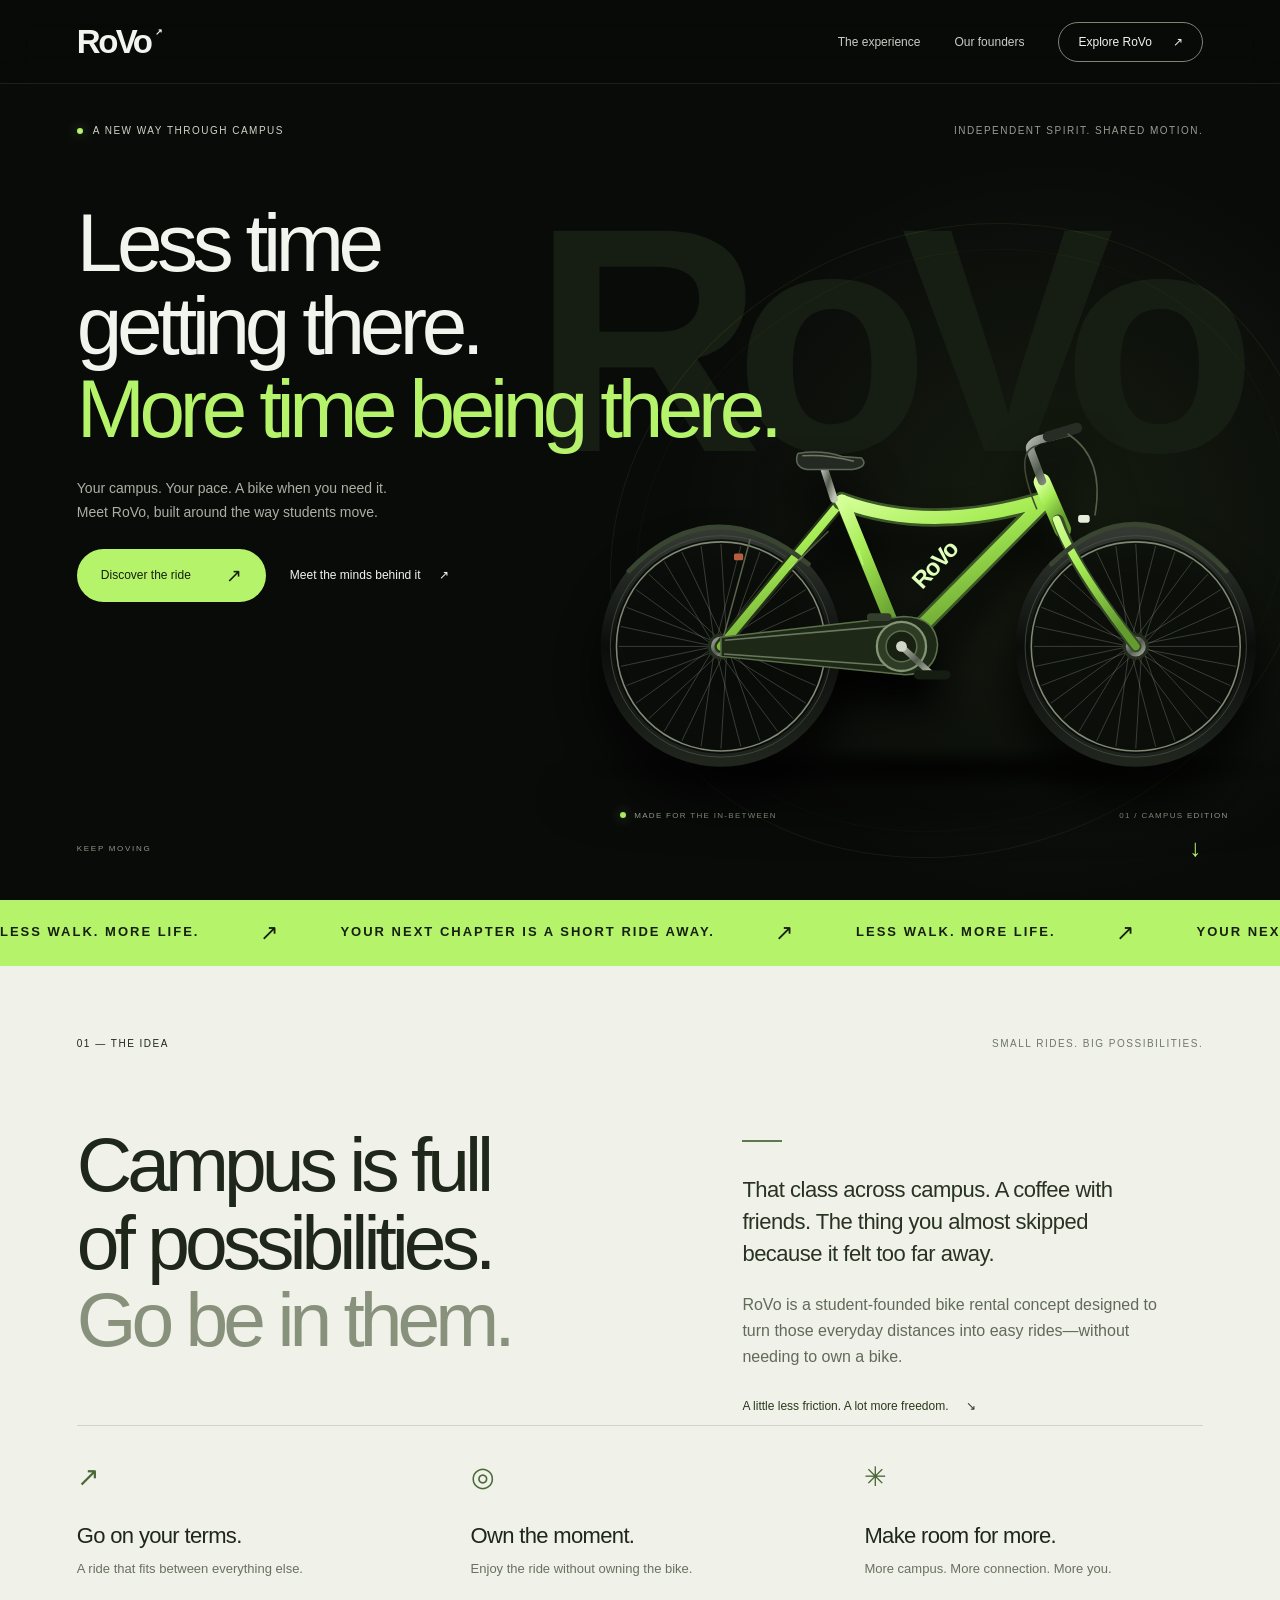
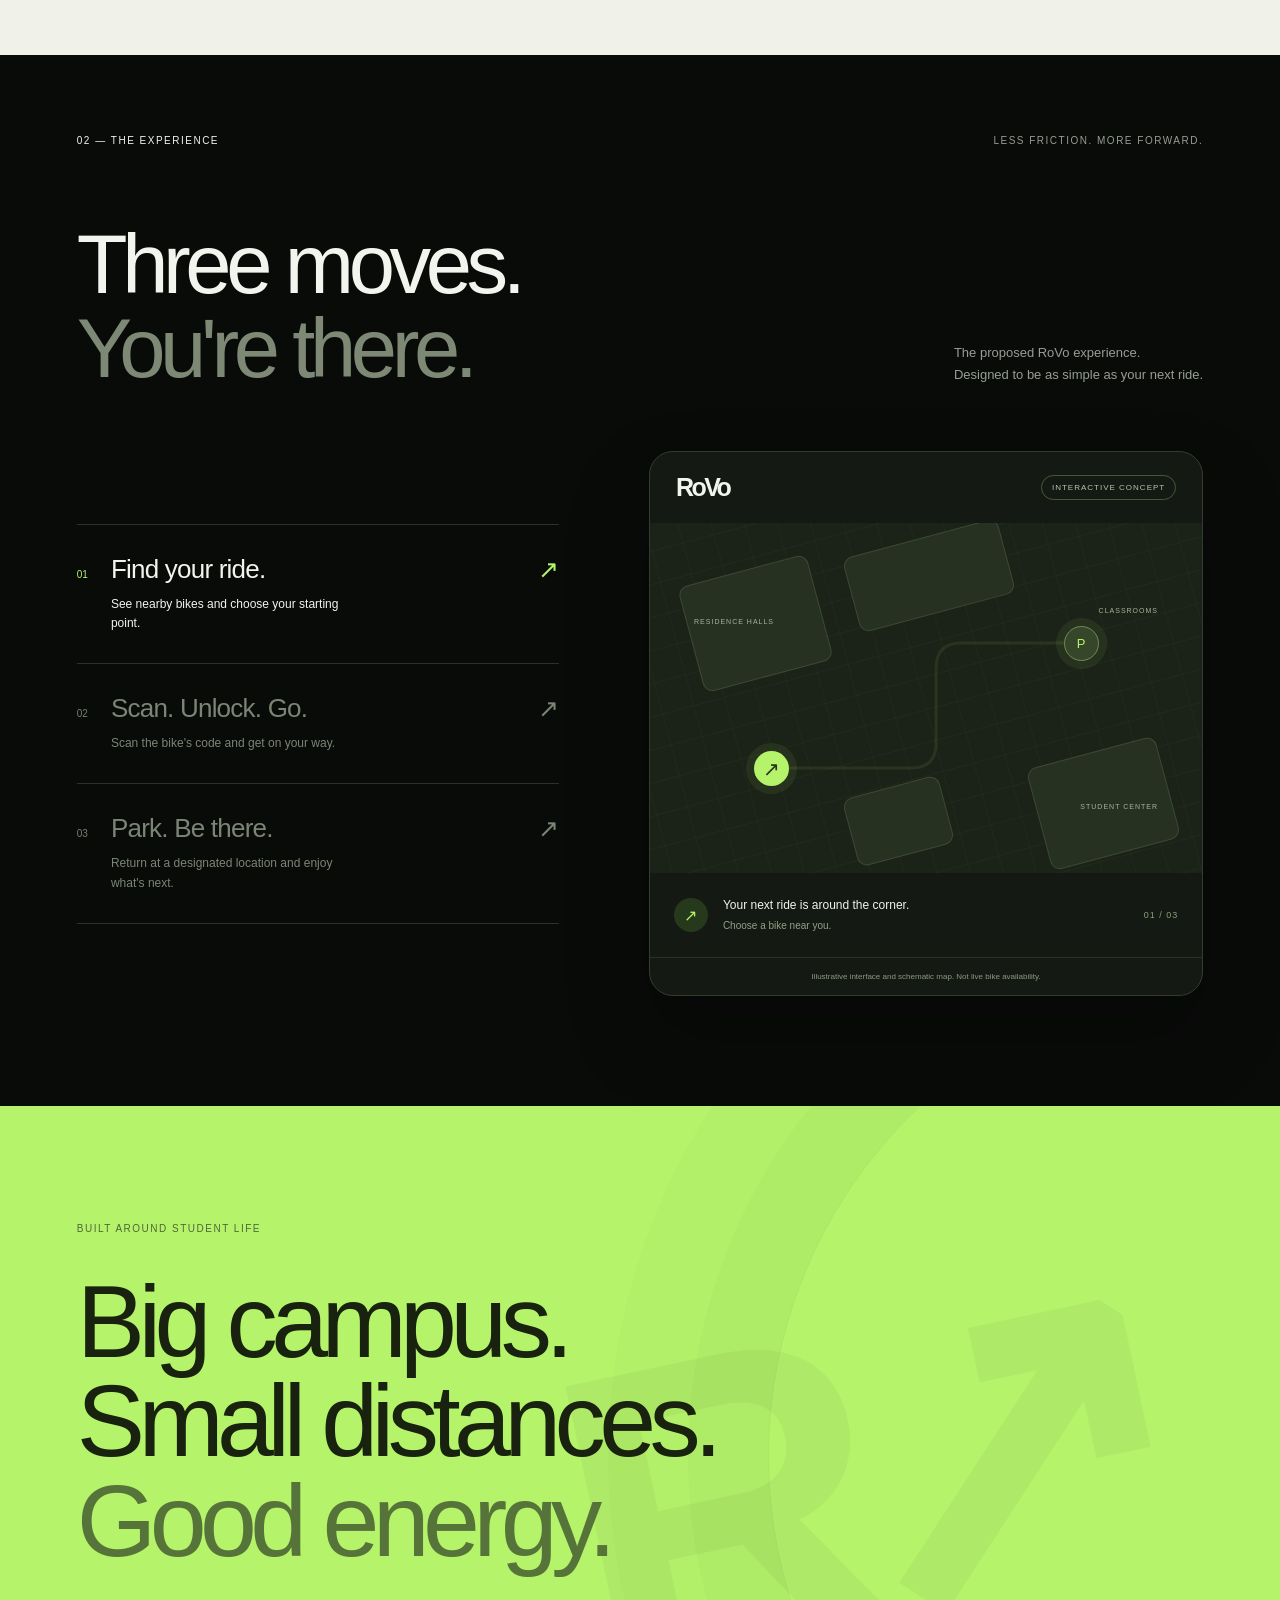
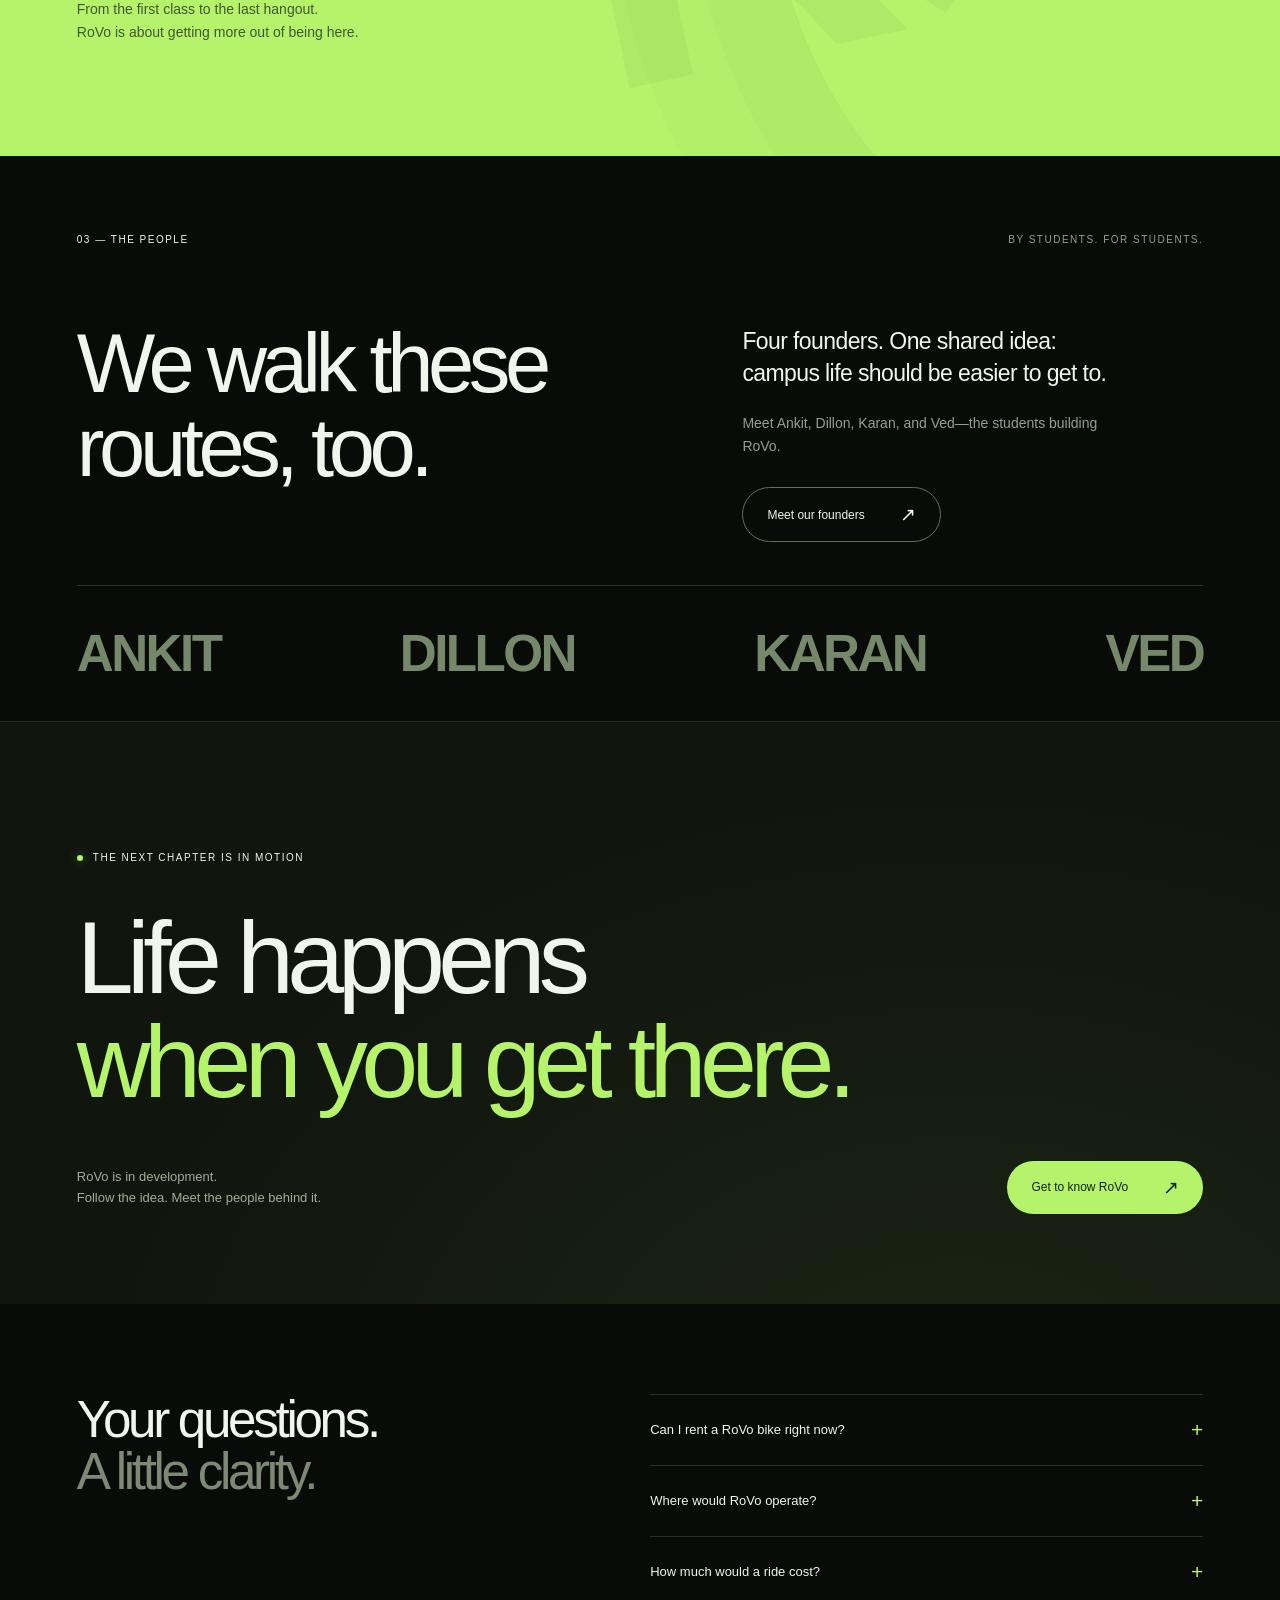
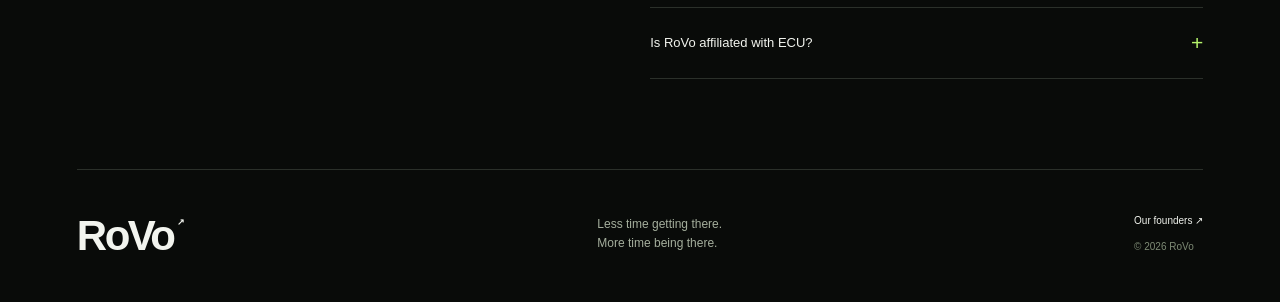
<file: index.html>
<!doctype html>
<html lang="en">
<head>
  <meta charset="utf-8"><meta name="viewport" content="width=device-width, initial-scale=1">
  <meta name="theme-color" content="#090b09">
  <meta name="description" content="RoVo is a student-founded bike rental concept for campus life. Less time getting there. More time being there.">
  <title>RoVo — More time being there.</title>
  <link rel="icon" href="assets/icon.svg" type="image/svg+xml">
  <link rel="stylesheet" href="styles.css"><script src="config.js" defer></script><script src="app.js" defer></script>
</head>
<body>
<a class="skip" href="#main">Skip to content</a>
<div class="scroll-progress" aria-hidden="true"></div>
<header class="header"><a href="index.html" class="wordmark" aria-label="RoVo home">RoVo<span>↗</span></a><nav aria-label="Main navigation"><a class="desktop-link" href="#experience">The experience</a><a href="founders.html">Our founders</a><a class="nav-cta" href="#explore">Explore RoVo <span>↗</span></a></nav></header>
<main id="main">
<section class="hero" aria-labelledby="hero-title">
  <div class="hero-glow" aria-hidden="true"></div>
  <div class="hero-top"><span class="eyebrow"><i></i> A NEW WAY THROUGH CAMPUS</span><span class="micro hero-index">INDEPENDENT SPIRIT. SHARED MOTION.</span></div>
  <div class="hero-copy"><h1 id="hero-title">Less time<br>getting there.<br><span>More time<br class="mobile-break"> being there.</span></h1><p>Your campus. Your pace. A bike when you need it.<br>Meet RoVo, built around the way students move.</p><div class="actions"><a class="button button-green" href="#experience">Discover the ride <span>↗</span></a><a class="text-link" href="founders.html">Meet the minds behind it <span>↗</span></a></div></div>
  <div class="hero-bike" data-parallax><span class="bike-orbit" aria-hidden="true"></span><span class="bike-ghost" aria-hidden="true">RoVo</span><img src="assets/rovo-bike.svg" alt="Illustration of a lime-green RoVo city bicycle" width="1100" height="640" fetchpriority="high"><div class="bike-caption"><span><i></i> MADE FOR THE IN-BETWEEN</span><span>01 / CAMPUS EDITION</span></div></div>
  <a class="scroll-cue" href="#manifesto"><span>KEEP MOVING</span><span>↓</span></a>
</section>
<div class="ticker" aria-hidden="true"><div>LESS WALK. MORE LIFE. <b>↗</b> YOUR NEXT CHAPTER IS A SHORT RIDE AWAY. <b>↗</b> LESS WALK. MORE LIFE. <b>↗</b> YOUR NEXT CHAPTER IS A SHORT RIDE AWAY. <b>↗</b></div></div>
<section id="manifesto" class="manifesto section-light"><div class="section-top reveal"><span class="eyebrow">01 — THE IDEA</span><span class="micro">SMALL RIDES. BIG POSSIBILITIES.</span></div><div class="manifesto-grid"><h2 class="reveal">Campus is full<br>of possibilities.<br><span>Go be in them.</span></h2><div class="manifesto-copy reveal"><span class="mini-line"></span><p>That class across campus. A coffee with friends. The thing you almost skipped because it felt too far away.</p><p>RoVo is a student-founded bike rental concept designed to turn those everyday distances into easy rides—without needing to own a bike.</p><a class="text-link dark-link" href="#experience">A little less friction. A lot more freedom. <span>↘</span></a></div></div><div class="benefits"><div class="reveal"><span>↗</span><h3>Go on your terms.</h3><p>A ride that fits between everything else.</p></div><div class="reveal"><span>◎</span><h3>Own the moment.</h3><p>Enjoy the ride without owning the bike.</p></div><div class="reveal"><span>✳</span><h3>Make room for more.</h3><p>More campus. More connection. More you.</p></div></div></section>
<section id="experience" class="experience"><div class="section-top reveal"><span class="eyebrow">02 — THE EXPERIENCE</span><span class="micro">LESS FRICTION. MORE FORWARD.</span></div><div class="experience-intro reveal"><h2>Three moves.<br><span>You're there.</span></h2><p>The proposed RoVo experience.<br>Designed to be as simple as your next ride.</p></div><div class="experience-grid"><div class="steps" role="tablist" aria-label="Explore the proposed ride experience"><button class="step active" id="step-0" role="tab" aria-selected="true" aria-controls="experience-panel" data-step="0"><span>01</span><div><h3>Find your ride.</h3><p>See nearby bikes and choose your starting point.</p></div><b>↗</b></button><button class="step" id="step-1" role="tab" aria-selected="false" aria-controls="experience-panel" tabindex="-1" data-step="1"><span>02</span><div><h3>Scan. Unlock. Go.</h3><p>Scan the bike's code and get on your way.</p></div><b>↗</b></button><button class="step" id="step-2" role="tab" aria-selected="false" aria-controls="experience-panel" tabindex="-1" data-step="2"><span>03</span><div><h3>Park. Be there.</h3><p>Return at a designated location and enjoy what's next.</p></div><b>↗</b></button></div><div class="demo" id="experience-panel" role="tabpanel" aria-labelledby="step-0"><div class="demo-top"><span class="wordmark">RoVo</span><span class="pill">INTERACTIVE CONCEPT</span></div><div class="map" data-state="0"><div class="map-grid" aria-hidden="true"></div><div class="map-block block-1"></div><div class="map-block block-2"></div><div class="map-block block-3"></div><div class="map-block block-4"></div><span class="map-label label-1">RESIDENCE HALLS</span><span class="map-label label-2">CLASSROOMS</span><span class="map-label label-3">STUDENT CENTER</span><svg class="route" viewBox="0 0 500 350" aria-hidden="true"><path class="route-under" d="M110 245 L235 245 Q260 245 260 220 L260 145 Q260 120 285 120 L390 120"/><path class="route-line" d="M110 245 L235 245 Q260 245 260 220 L260 145 Q260 120 285 120 L390 120"/></svg><span class="pin pin-start" aria-hidden="true">↗</span><span class="pin pin-end" aria-hidden="true">P</span><div class="scan-frame" aria-hidden="true"><span>⌗</span></div></div><div class="demo-bottom" aria-live="polite"><span class="demo-icon">↗</span><div><strong id="demo-title">Your next ride is around the corner.</strong><p id="demo-detail">Choose a bike near you.</p></div><span class="demo-status">01 / 03</span></div><p class="demo-note">Illustrative interface and schematic map. Not live bike availability.</p></div></div></section>
<section class="statement"><div class="statement-circle" aria-hidden="true"></div><div class="reveal"><span class="eyebrow">BUILT AROUND STUDENT LIFE</span><h2>Big campus.<br>Small distances.<br><em>Good energy.</em></h2><p>From the first class to the last hangout.<br>RoVo is about getting more out of being here.</p></div><span class="statement-mark" aria-hidden="true">R↗</span></section>
<section class="founders-preview"><div class="section-top reveal"><span class="eyebrow">03 — THE PEOPLE</span><span class="micro">BY STUDENTS. FOR STUDENTS.</span></div><div class="founders-preview-grid reveal"><h2>We walk these<br>routes, too.</h2><div><p>Four founders. One shared idea: campus life should be easier to get to.</p><p class="subtle">Meet Ankit, Dillon, Karan, and Ved—the students building RoVo.</p><a class="button button-outline" href="founders.html">Meet our founders <span>↗</span></a></div></div><div class="founder-name-strip" aria-hidden="true"><span>ANKIT</span><span>DILLON</span><span>KARAN</span><span>VED</span></div></section>
<section id="explore" class="closing"><span class="eyebrow reveal"><i></i> THE NEXT CHAPTER IS IN MOTION</span><h2 class="reveal">Life happens<br><span>when you get there.</span></h2><div class="closing-bottom reveal"><p>RoVo is in development.<br>Follow the idea. Meet the people behind it.</p><a class="button button-green" href="founders.html">Get to know RoVo <span>↗</span></a></div></section>
<section class="faq"><h2>Your questions.<br><span>A little clarity.</span></h2><div class="faq-items"><details><summary>Can I rent a RoVo bike right now?<span>+</span></summary><p>RoVo is currently in development. This website introduces the concept; rentals and live availability are not yet offered here.</p></details><details><summary>Where would RoVo operate?<span>+</span></summary><p>Our initial focus is campus travel at East Carolina University. Launch locations and designated parking areas would be announced after arrangements and approvals are in place.</p></details><details><summary>How much would a ride cost?<span>+</span></summary><p>Pricing is still being developed. Final rates and rental terms will be shared before service launches.</p></details><details><summary>Is RoVo affiliated with ECU?<span>+</span></summary><p>RoVo is an independent student-founded venture. This website does not imply university endorsement or an approved campus service.</p></details></div></section>
</main>
<footer><a class="wordmark" href="index.html">RoVo<span>↗</span></a><p>Less time getting there.<br>More time being there.</p><div><a href="founders.html">Our founders ↗</a><span>© <span data-year>2026</span> RoVo</span></div></footer>
</body></html>
</file>
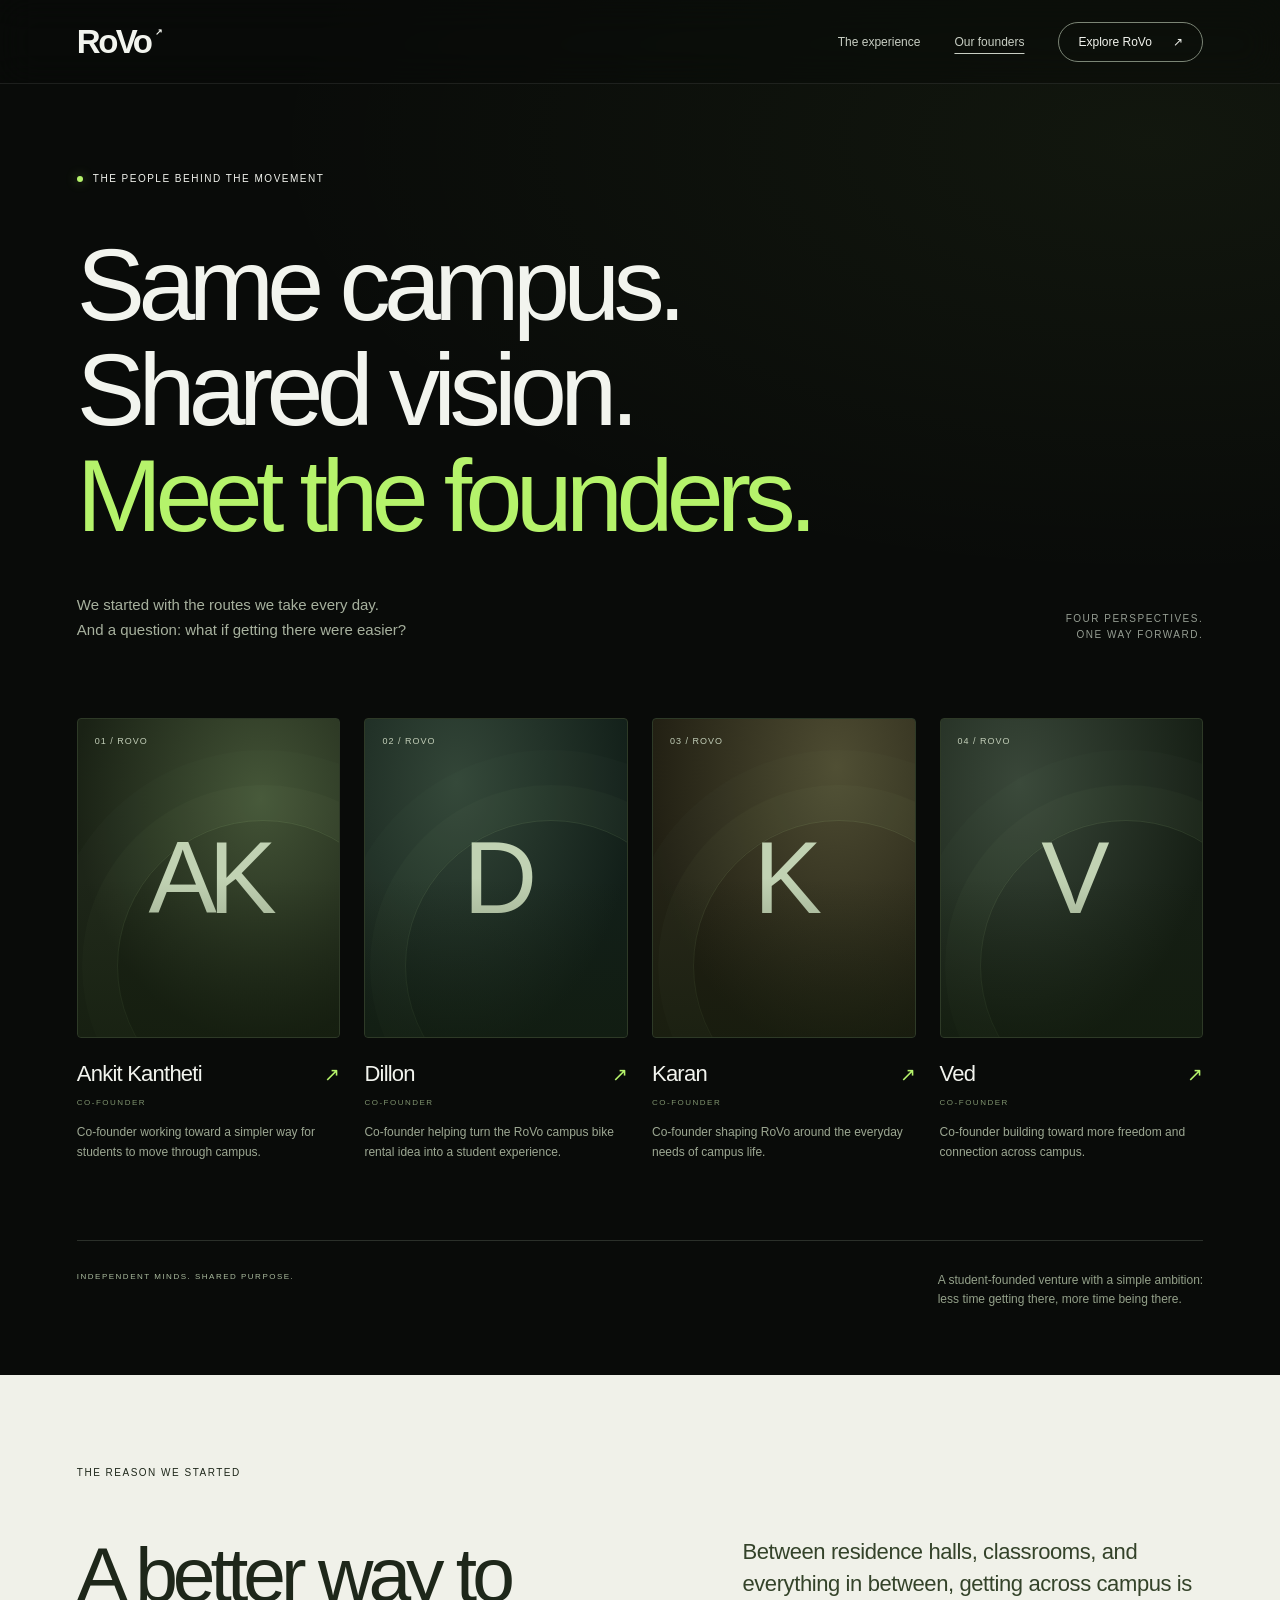
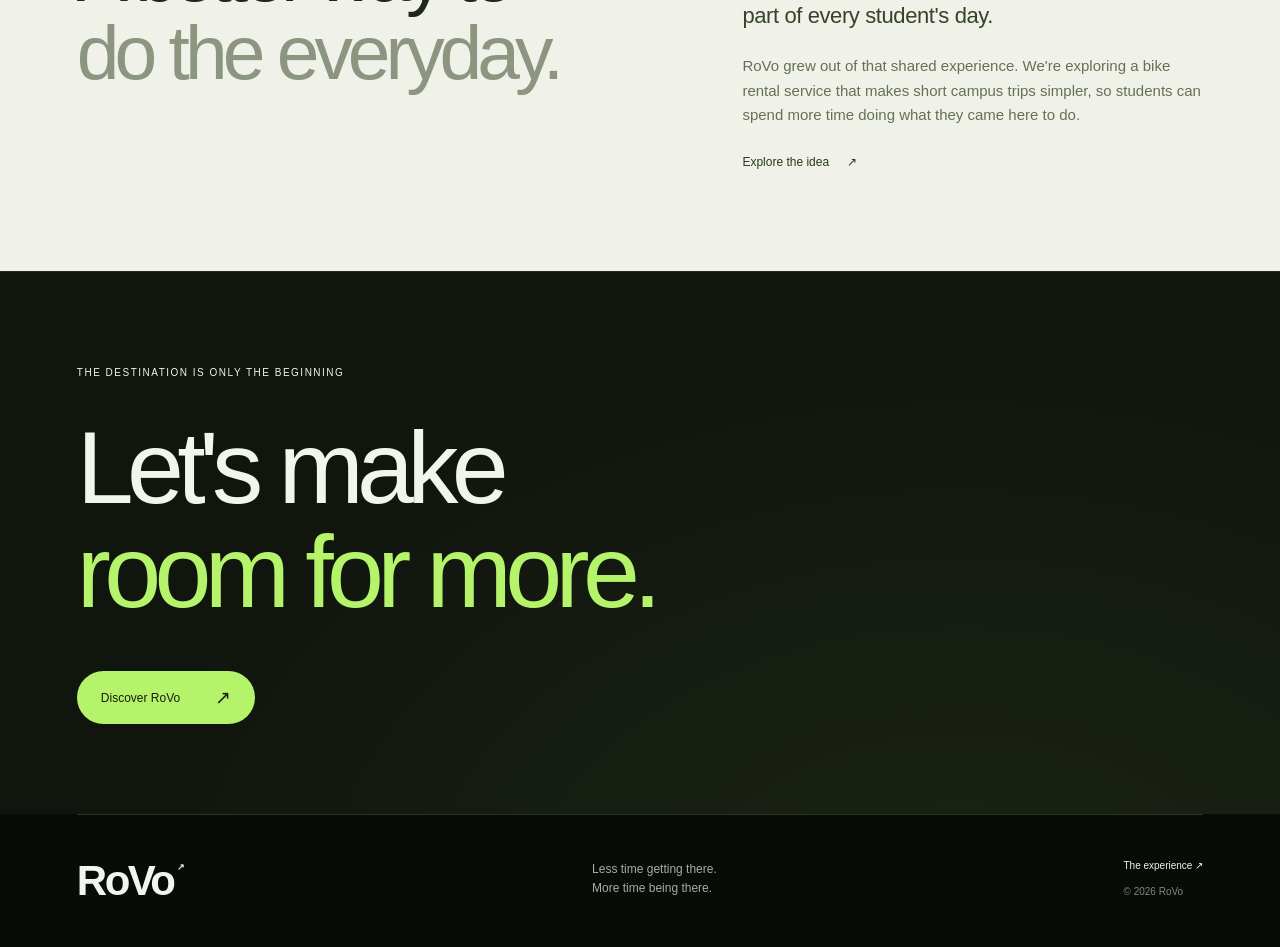
<file: founders.html>
<!doctype html>
<html lang="en"><head><meta charset="utf-8"><meta name="viewport" content="width=device-width, initial-scale=1"><meta name="theme-color" content="#090b09"><meta name="description" content="Meet the student founders behind RoVo: Ankit, Dillon, Karan, and Ved."><title>Our founders — RoVo</title><link rel="icon" href="assets/icon.svg" type="image/svg+xml"><link rel="stylesheet" href="styles.css"><script src="config.js" defer></script><script src="app.js" defer></script></head><body class="founders-page"><a class="skip" href="#main">Skip to content</a><div class="scroll-progress" aria-hidden="true"></div><header class="header"><a href="index.html" class="wordmark" aria-label="RoVo home">RoVo<span>↗</span></a><nav aria-label="Main navigation"><a class="desktop-link" href="index.html#experience">The experience</a><a href="founders.html" aria-current="page">Our founders</a><a class="nav-cta" href="index.html#explore">Explore RoVo <span>↗</span></a></nav></header><main id="main"><section class="founders-hero"><span class="eyebrow"><i></i> THE PEOPLE BEHIND THE MOVEMENT</span><h1>Same campus.<br>Shared vision.<br><span>Meet the founders.</span></h1><div class="founders-intro"><p>We started with the routes we take every day.<br>And a question: what if getting there were easier?</p><span class="micro">FOUR PERSPECTIVES.<br>ONE WAY FORWARD.</span></div></section><section class="team-section" aria-label="Our founders"><div class="team-grid" id="team-grid"><!-- Founder cards are populated from config.js. --></div><noscript><p>RoVo was founded by Ankit, Dillon, Karan, and Ved. Enable JavaScript to see their individual profiles.</p></noscript><div class="team-footnote"><span class="eyebrow">INDEPENDENT MINDS. SHARED PURPOSE.</span><p>A student-founded venture with a simple ambition:<br>less time getting there, more time being there.</p></div></section><section class="origin section-light"><span class="eyebrow reveal">THE REASON WE STARTED</span><h2 class="reveal">A better way to<br><span>do the everyday.</span></h2><div class="origin-copy reveal"><p>Between residence halls, classrooms, and everything in between, getting across campus is part of every student's day.</p><p>RoVo grew out of that shared experience. We're exploring a bike rental service that makes short campus trips simpler, so students can spend more time doing what they came here to do.</p><a href="index.html#experience" class="text-link dark-link">Explore the idea <span>↗</span></a></div></section><section class="closing compact"><span class="eyebrow">THE DESTINATION IS ONLY THE BEGINNING</span><h2>Let's make<br><span>room for more.</span></h2><a class="button button-green" href="index.html">Discover RoVo <span>↗</span></a></section></main><footer><a class="wordmark" href="index.html">RoVo<span>↗</span></a><p>Less time getting there.<br>More time being there.</p><div><a href="index.html#experience">The experience ↗</a><span>© <span data-year>2026</span> RoVo</span></div></footer></body></html>
</file>
<file: styles.css>
@charset "UTF-8";
:root{--bg:#090b09;--panel:#131613;--green:#b5f36b;--text:#f2f4ee;--muted:#969e93;--line:#2b302a;--cream:#f0f1e9;--pad:clamp(24px,6vw,104px)}
*{box-sizing:border-box}html{scroll-behavior:smooth;scroll-padding-top:100px}body{margin:0;background:var(--bg);color:var(--text);font-family:Arial,Helvetica,sans-serif;-webkit-font-smoothing:antialiased}::selection{background:var(--green);color:#111}a{color:inherit;text-decoration:none}button{font:inherit}button,a,summary{-webkit-tap-highlight-color:transparent}button:focus-visible,a:focus-visible,summary:focus-visible{outline:2px solid var(--green);outline-offset:7px}img{max-width:100%;display:block}button{cursor:pointer}p{line-height:1.65}h1,h2,h3,p{margin-top:0}h1,h2{font-weight:500;letter-spacing:-.065em;line-height:1.01}h3{font-weight:500;letter-spacing:-.03em}h2{font-size:clamp(45px,6.5vw,96px)}.skip{position:fixed;top:-100px;left:20px;background:var(--green);color:#111;padding:14px;z-index:100}.skip:focus{top:15px}.scroll-progress{position:fixed;top:0;left:0;height:2px;background:var(--green);width:0;z-index:90}.header{height:84px;padding:0 var(--pad);display:flex;align-items:center;justify-content:space-between;position:absolute;inset:0 0 auto;z-index:20;border-bottom:1px solid #ffffff16;background:#090b0970;backdrop-filter:blur(18px);-webkit-backdrop-filter:blur(18px)}.wordmark{font-size:33px;letter-spacing:-2.5px;font-weight:800;line-height:1}.wordmark span{display:inline-block;font-size:9px;vertical-align:top;margin:3px 0 0 4px;letter-spacing:0}.header nav{display:flex;align-items:center;gap:34px;font-size:12px}.header nav>a:not(.nav-cta){color:#c8cec3}.header nav>a:hover{color:var(--green)}.header [aria-current]{text-decoration:underline;text-underline-offset:7px}.nav-cta{border:1px solid #7b8575;border-radius:50px;padding:12px 19px}.nav-cta span{margin-left:18px}.eyebrow,.micro{font-size:10px;font-weight:500;letter-spacing:1.5px;line-height:1.6}.eyebrow{display:inline-flex;align-items:center;gap:10px}.eyebrow i,.bike-caption i{height:6px;width:6px;display:inline-block;background:var(--green);border-radius:50%;box-shadow:0 0 12px #b5f36b70}.micro{color:var(--muted)}.hero{position:relative;min-height:890px;height:min(980px,100svh);padding:123px var(--pad) 40px;isolation:isolate;overflow:hidden}.hero-glow{position:absolute;width:800px;height:800px;right:-170px;top:130px;background:radial-gradient(ellipse,#b5f36b13,transparent 66%);z-index:-2}.hero-top{display:flex;justify-content:space-between;position:relative;z-index:2}.hero-top .eyebrow{color:#ccd5c5}.hero-copy{position:relative;z-index:3;max-width:850px;margin-top:62px;pointer-events:none}.hero-copy a{pointer-events:auto}.hero h1{font-size:clamp(64px,6.4vw,108px);margin-bottom:27px;letter-spacing:-.066em;line-height:1.015}.hero h1>span{color:var(--green)}.hero-copy p{color:#a9b1a3;font-size:14px;margin-bottom:25px}.mobile-break{display:none}.actions{display:flex;gap:24px;align-items:center}.button{display:inline-flex;align-items:center;justify-content:space-between;gap:35px;border-radius:50px;padding:17px 24px;font-size:12px;min-height:50px;transition:background .25s,transform .25s,box-shadow .25s}.button:hover{transform:translateY(-3px)}.button-green{background:var(--green);color:#15200e}.button-green:hover{background:#c6ff88;box-shadow:0 8px 36px #b5f36b1c}.button span{font-size:19px;line-height:1}.text-link{font-size:12px;display:inline-flex;gap:18px;align-items:center;padding:12px 0}.text-link span{transition:transform .25s}.text-link:hover span{transform:translate(3px,-3px)}.hero-bike{position:absolute;right:-5.2%;bottom:80px;width:66%;max-width:1070px;z-index:1;will-change:transform}.hero-bike img{position:relative;width:100%;height:auto;filter:drop-shadow(0 30px 20px #000);animation:bike-enter 1.5s cubic-bezier(.2,.8,.2,1) both}.bike-ghost{position:absolute;font-size:clamp(160px,25vw,420px);font-weight:800;letter-spacing:-.09em;color:#161d13;right:14%;top:-26%;z-index:-1;line-height:1;user-select:none}.bike-orbit{position:absolute;inset:-16% 3% -6% 12%;border:1px solid #b5f36b12;border-radius:50%;transform:rotate(-23deg)}.bike-orbit:before{content:"";position:absolute;inset:25px;border:1px solid #b5f36b08;border-radius:50%}.bike-caption{display:flex;align-items:center;justify-content:space-between;width:72%;margin:7px auto 0;font-size:8px;letter-spacing:1.3px;color:#9aa693}.bike-caption span:first-child{display:flex;gap:8px;align-items:center}.scroll-cue{position:absolute;bottom:38px;left:var(--pad);right:var(--pad);display:flex;justify-content:space-between;align-items:center;font-size:8px;letter-spacing:1.7px;color:#8c9884}.scroll-cue>span:last-child{font-size:24px;color:var(--green)}.ticker{overflow:hidden;background:var(--green);color:#17200e;padding:20px 0;white-space:nowrap;user-select:none}.ticker>div{font-size:13px;letter-spacing:2px;font-weight:600;display:inline-block;animation:ticker 35s linear infinite}.ticker b{font-size:22px;vertical-align:middle;margin:0 55px;font-weight:400}.section-light{background:var(--cream);color:#1e271a}.manifesto{padding:70px var(--pad) 76px}.section-top{display:flex;justify-content:space-between;align-items:center;margin-bottom:74px}.section-light .micro{color:#6f7868}.manifesto-grid{display:grid;grid-template-columns:1.2fr 1fr;gap:10%}.manifesto h2{font-size:clamp(48px,6vw,88px);margin-bottom:65px}.manifesto h2>span{color:#87917c}.manifesto-copy{padding-top:14px;max-width:420px}.mini-line{display:block;width:40px;height:2px;background:#5e7950;margin-bottom:32px}.manifesto-copy p{font-size:16px;color:#616b59}.manifesto-copy p:first-of-type{font-size:22px;line-height:1.45;color:#283322;letter-spacing:-.5px}.dark-link{color:#273a1b}.benefits{display:grid;grid-template-columns:repeat(3,1fr);border-top:1px solid #d0d4c7;padding-top:35px;gap:55px}.benefits>div>span{font-size:27px;color:#4c6838;display:block;margin-bottom:30px}.benefits h3{font-size:22px;margin-bottom:9px}.benefits p{font-size:13px;color:#687260;margin-bottom:0}.experience{padding:78px var(--pad) 110px}.experience-intro{display:flex;justify-content:space-between;align-items:flex-end;margin-bottom:60px;gap:30px}.experience-intro h2{margin:0}.experience-intro h2 span{color:#7d8975}.experience-intro>p{color:var(--muted);font-size:13px;margin-bottom:6px}.experience-grid{display:grid;grid-template-columns:1fr 1.15fr;gap:8%;align-items:center}.step{width:100%;display:flex;text-align:left;border:0;border-top:1px solid var(--line);background:none;color:#7b8575;padding:29px 0;gap:23px;align-items:baseline;transition:color .3s}.step:last-child{border-bottom:1px solid var(--line)}.step>span{font-size:10px;color:#75816c}.step>div{flex:1}.step h3{font-size:26px;margin-bottom:10px}.step p{font-size:12px;margin-bottom:0;max-width:255px}.step>b{font-size:25px;font-weight:400;transition:transform .3s}.step.active,.step:hover{color:var(--text)}.step.active>span,.step.active>b{color:var(--green)}.step:hover>b{transform:translate(2px,-2px)}.demo{border:1px solid #343c2f;border-radius:24px;overflow:hidden;background:#141913;box-shadow:0 40px 80px #0004}.demo-top{display:flex;justify-content:space-between;align-items:center;padding:23px 26px}.demo .wordmark{font-size:25px}.pill{font-size:8px;letter-spacing:1px;border:1px solid #47583a;border-radius:30px;padding:7px 10px;color:#b6c6a8}.map{height:350px;position:relative;isolation:isolate;background:#1b2318;overflow:hidden}.map-grid{position:absolute;inset:-20%;background-image:linear-gradient(#c5e5a607 1px,transparent 1px),linear-gradient(90deg,#c5e5a607 1px,transparent 1px);background-size:32px 32px;transform:rotate(-15deg);z-index:-1}.map-block{position:absolute;background:#273122;border:1px solid #3b4932;border-radius:10px;transform:rotate(-15deg)}.block-1{width:24%;height:31%;left:7%;top:13%}.block-2{width:29%;height:22%;left:36%;top:4%}.block-3{width:24%;height:30%;right:6%;bottom:5%}.block-4{width:18%;height:20%;left:36%;bottom:5%}.map-label{position:absolute;font-size:7px;letter-spacing:1px;color:#a6b39b;z-index:1}.label-1{left:8%;top:27%}.label-2{right:8%;top:24%}.label-3{right:8%;bottom:18%}.route{position:absolute;width:100%;height:100%;inset:0}.route path{fill:none;stroke-width:3;stroke-linecap:round;stroke-linejoin:round}.route-under{stroke:#b5f36b15}.route-line{stroke:var(--green);stroke-dasharray:450;stroke-dashoffset:450;transition:stroke-dashoffset 1.5s}.map[data-state="1"] .route-line,.map[data-state="2"] .route-line{stroke-dashoffset:0}.pin{position:absolute;background:var(--green);color:#243418;width:35px;height:35px;border-radius:50%;display:grid;place-items:center;box-shadow:0 0 0 8px #b5f36b13;font-size:20px;line-height:1}.pin-start{left:calc(22% - 17px);top:calc(70% - 17px)}.pin-end{left:calc(78% - 17px);top:calc(34.3% - 17px);background:#35462b;color:#b5f36b;border:1px solid #6f8b54;font-size:13px;transition:background .4s,color .4s}.map[data-state="2"] .pin-end{background:var(--green);color:#243418;box-shadow:0 0 0 12px #b5f36b18}.scan-frame{position:absolute;inset:18% 33%;display:grid;place-items:center;border:1px solid var(--green);background:#141c14e6;backdrop-filter:blur(7px);border-radius:16px;opacity:0;transform:scale(.8);transition:opacity .4s,transform .4s}.scan-frame span{font-size:110px;line-height:1;color:var(--green)}.map[data-state="1"] .scan-frame{opacity:1;transform:scale(1)}.demo-bottom{display:flex;align-items:center;gap:15px;padding:22px 24px}.demo-icon{height:34px;width:34px;display:grid;place-items:center;background:#27391d;color:var(--green);border-radius:50%;flex-shrink:0}.demo-bottom>div{flex:1}.demo-bottom strong{font-size:12px;font-weight:500}.demo-bottom p{font-size:10px;color:#93a087;margin:5px 0 0}.demo-status{font-size:9px;letter-spacing:1px;color:#8b9e7c;white-space:nowrap}.demo-note{text-align:center;font-size:8px;color:#8c9982;border-top:1px solid #293324;margin:0;padding:12px 15px}.statement{position:relative;min-height:650px;display:flex;align-items:center;padding:90px var(--pad);background:#b5f36b;color:#18220f;overflow:hidden;isolation:isolate}.statement .eyebrow{color:#4f6838;margin-bottom:35px}.statement h2{font-size:clamp(64px,8vw,125px);margin-bottom:28px;line-height:.97}.statement h2 em{font-style:normal;color:#567439}.statement p{font-size:14px;color:#41572f;margin-bottom:0}.statement-circle{width:75vw;height:75vw;border:1px solid #1d381c12;position:absolute;right:-35%;top:-20%;border-radius:50%;z-index:-1;box-shadow:0 0 0 80px #1d381c06,0 0 0 160px #1d381c04}.statement-mark{font-size:clamp(180px,35vw,560px);font-weight:800;letter-spacing:-.15em;position:absolute;right:12%;top:18%;color:#2c481e0d;transform:rotate(-12deg);z-index:-1}.founders-preview{padding:76px var(--pad) 0}.founders-preview-grid{display:grid;grid-template-columns:1.2fr 1fr;gap:10%;align-items:center}.founders-preview-grid h2{margin-bottom:55px}.founders-preview-grid>div{max-width:390px}.founders-preview-grid p{font-size:23px;line-height:1.4;letter-spacing:-.6px}.founders-preview-grid .subtle{font-size:14px;color:var(--muted);line-height:1.6;letter-spacing:0;margin-bottom:30px}.button-outline{border:1px solid #627058;color:var(--text);background:transparent}.button-outline:hover{background:#1e2917}.founder-name-strip{display:flex;justify-content:space-between;border-top:1px solid var(--line);margin-top:40px;padding:38px 0;font-size:clamp(20px,4vw,65px);letter-spacing:-.05em;font-weight:600;color:#76886a}.closing{padding:125px var(--pad) 90px;background:radial-gradient(ellipse at 75% 120%,#8bb85218,transparent 65%),#10150e;border-top:1px solid #222e1d}.closing h2{margin:40px 0 48px;font-size:clamp(58px,8vw,120px)}.closing h2 span{color:var(--green)}.closing-bottom{display:flex;justify-content:space-between;align-items:center;gap:20px}.closing-bottom p{font-size:13px;color:#a1ad98;margin:0}.faq{padding:90px var(--pad);display:grid;grid-template-columns:1fr 1.2fr;gap:10%}.faq h2{font-size:clamp(35px,4vw,55px)}.faq h2 span{color:#7d8975}.faq details{border-bottom:1px solid var(--line)}.faq details:first-child{border-top:1px solid var(--line)}.faq summary{list-style:none;padding:23px 0;font-size:13px;cursor:pointer;display:flex;justify-content:space-between;gap:15px;align-items:center}.faq summary::-webkit-details-marker{display:none}.faq summary span{font-size:21px;font-weight:400;color:var(--green);transition:transform .2s}.faq details[open] summary span{transform:rotate(45deg)}.faq details p{font-size:12px;color:var(--muted);max-width:450px;padding-bottom:15px}footer{margin:0 var(--pad);padding:45px 0;border-top:1px solid var(--line);display:flex;justify-content:space-between;align-items:flex-start;gap:35px}footer .wordmark{font-size:42px}footer p{font-size:12px;line-height:1.6;color:#a5af9d;margin:0}footer>div{display:flex;flex-direction:column;gap:15px;font-size:10px}footer>div>span{color:#7e8b75}.founders-hero{padding:168px var(--pad) 65px;position:relative;background:radial-gradient(ellipse at 90% 20%,#b5f36b0d,transparent 55%)}.founders-hero h1{font-size:clamp(60px,8vw,128px);margin:45px 0 45px;line-height:1.03}.founders-hero h1 span{color:var(--green)}.founders-intro{display:flex;justify-content:space-between;align-items:flex-end;gap:30px}.founders-intro p{font-size:15px;color:#a7b19e;margin:0}.founders-intro .micro{text-align:right}.team-section{padding:10px var(--pad) 65px}.team-grid{display:grid;grid-template-columns:repeat(4,minmax(0,1fr));gap:24px}.founder-portrait{height:320px;position:relative;overflow:hidden;border-radius:4px;background:radial-gradient(ellipse at 70% 25%,#435336,#1a2215 72%);border:1px solid #2e3a27;isolation:isolate;display:flex;align-items:center;justify-content:center}.founder-portrait:before{content:"";position:absolute;width:290px;height:290px;border:1px solid #c7f2a01c;border-radius:50%;right:-70px;bottom:-75px;box-shadow:0 0 0 35px #c7f2a006,0 0 0 70px #c7f2a004}.founder-portrait:after{content:"";position:absolute;inset:0;background:linear-gradient(transparent 50%,#111b0b80);pointer-events:none}.founder-initials{font-size:clamp(60px,8vw,120px);font-weight:500;letter-spacing:-.08em;color:#c1d2b3;transition:transform .5s}.founder-card:hover .founder-initials{transform:scale(1.07)}.founder-portrait img{width:100%;height:100%;object-fit:cover;position:absolute;inset:0;transition:transform .7s}.founder-card:hover img{transform:scale(1.04)}.founder-number{position:absolute;top:17px;left:17px;font-size:9px;letter-spacing:1px;color:#c1cdb7;z-index:2}.founder-card:nth-child(2) .founder-portrait{background:radial-gradient(ellipse at 35% 20%,#334638,#121f19 75%)}.founder-card:nth-child(3) .founder-portrait{background:radial-gradient(ellipse at 70% 15%,#4e4c32,#201e12 75%)}.founder-card:nth-child(4) .founder-portrait{background:radial-gradient(ellipse at 30% 20%,#394739,#151e14 75%)}.founder-label{display:flex;justify-content:space-between;align-items:center;margin:24px 0 12px;gap:5px}.founder-label h2{font-size:22px;letter-spacing:-.035em;margin:0;line-height:1.1}.founder-label>span{font-size:19px;color:var(--green)}.founder-role{font-size:8px;letter-spacing:1.5px;color:#7f936f;display:block;margin-bottom:16px}.founder-card>p{font-size:12px;line-height:1.65;color:#9da893;max-width:260px}.team-footnote{display:flex;justify-content:space-between;align-items:flex-start;gap:30px;border-top:1px solid var(--line);margin-top:65px;padding-top:30px}.team-footnote .eyebrow{color:#aabb9e;font-size:8px}.team-footnote p{font-size:12px;color:#94a18a;margin:0}.origin{padding:90px var(--pad);position:relative;display:grid;grid-template-columns:1.2fr 1fr;column-gap:10%}.origin>.eyebrow{grid-column:1/-1;margin-bottom:55px}.origin h2{font-size:clamp(50px,6vw,90px);margin:0}.origin h2 span{color:#8b957f}.origin-copy p{font-size:15px;color:#637156}.origin-copy p:first-child{color:#34432a;font-size:22px;line-height:1.45;letter-spacing:-.4px}.compact{padding-top:90px}.compact h2{margin-top:35px}.reveal{opacity:1;transform:none}.motion-ready .reveal{opacity:0;transform:translateY(24px);transition:opacity .75s ease,transform .75s cubic-bezier(.16,1,.3,1)}.motion-ready .reveal.visible{opacity:1;transform:none}@keyframes ticker{to{transform:translateX(-50%)}}@keyframes bike-enter{from{opacity:0;transform:translate(50px,20px)}to{opacity:1;transform:translate(0)}}
@media(min-width:1600px){.hero{height:1000px;min-height:1000px}.hero-copy{margin-top:80px}.hero-bike{bottom:100px;right:0}.hero h1{font-size:115px}}
@media(max-width:1100px){.hero{height:950px;min-height:950px}.hero-bike{width:85%;bottom:60px;right:-9%}.hero-copy{margin-top:45px}.hero h1{font-size:78px}.hero-index{display:none}.hero-copy p{max-width:330px}.hero-copy .actions{gap:15px}.hero .text-link{font-size:10px}.hero-bike .bike-caption{margin-top:-5px}.experience-grid{gap:5%;grid-template-columns:1fr 1fr}.step{gap:16px}.step h3{font-size:22px}.team-grid{gap:16px}.founder-portrait{height:270px}.founder-label h2{font-size:18px}.founders-preview-grid p{font-size:21px}.map{height:310px}.route{height:100%;width:100%}}
@media(max-width:760px){:root{--pad:24px}.header{height:72px}.header nav{gap:22px;font-size:11px}.header .wordmark{font-size:29px}.desktop-link{display:none}.nav-cta{padding:10px 14px}.nav-cta span{margin-left:10px}.hero{padding-top:109px;min-height:1000px;height:auto;padding-bottom:440px}.hero-top .eyebrow{font-size:8px;letter-spacing:1.4px}.hero-copy{margin-top:35px}.hero h1{font-size:clamp(55px,10vw,76px);line-height:1.04;margin-bottom:23px}.mobile-break{display:block}.hero-copy p{font-size:12px;margin-bottom:24px}.actions{flex-wrap:wrap;gap:7px!important}.button{font-size:11px;padding:15px 20px;gap:28px}.hero .text-link{margin-left:9px}.hero-bike{width:112%;right:-10%;bottom:76px;max-width:none}.bike-ghost{font-size:45vw;right:15%;top:-12%}.bike-orbit{inset:-5% 10% -8%}.bike-caption{font-size:6px;width:80%;margin-top:12px!important}.scroll-cue{bottom:28px}.ticker{padding:16px 0}.ticker>div{font-size:10px}.ticker b{margin:0 25px;font-size:18px}.section-top{margin-bottom:45px}.section-top .micro{display:none}.eyebrow{font-size:9px;letter-spacing:1.2px}.manifesto{padding-top:48px;padding-bottom:48px}.manifesto-grid{grid-template-columns:1fr;gap:0}.manifesto h2{font-size:55px;margin-bottom:35px}.manifesto-copy{padding-top:0;max-width:100%}.mini-line{margin-bottom:24px}.manifesto-copy p{font-size:14px}.manifesto-copy p:first-of-type{font-size:21px}.dark-link{font-size:11px}.benefits{margin-top:35px;gap:25px;grid-template-columns:1fr}.benefits>div{position:relative;padding-left:48px;min-height:55px}.benefits>div>span{position:absolute;top:0;left:0;margin:0;font-size:24px}.benefits h3{font-size:21px;margin-bottom:6px}.benefits p{font-size:12px}.experience{padding-top:50px;padding-bottom:60px}.experience-intro{display:block;margin-bottom:30px}.experience-intro h2{font-size:60px;margin-bottom:25px}.experience-intro p{font-size:12px}.experience-grid{display:flex;flex-direction:column;gap:35px;align-items:stretch}.step{padding:23px 0}.step h3{font-size:23px;margin-bottom:6px}.step p{font-size:12px;max-width:none}.step>span{min-width:16px}.demo{border-radius:19px}.demo-top{padding:19px}.map{height:auto;aspect-ratio:500/350}.demo-bottom{padding:19px 16px;gap:10px}.demo-bottom strong{font-size:10px}.demo-bottom p{font-size:9px}.demo-status{font-size:7px}.pill{font-size:7px}.scan-frame span{font-size:80px}.demo-note{font-size:7px}.statement{min-height:530px;padding-top:70px;padding-bottom:70px}.statement h2{font-size:clamp(61px,12vw,85px)}.statement .eyebrow{font-size:8px;margin-bottom:30px}.statement p{font-size:12px}.statement-mark{font-size:270px;right:6%;top:35%}.statement-circle{width:140vw;height:140vw;right:-85%;top:0}.founders-preview{padding-top:50px}.founders-preview-grid{grid-template-columns:1fr;gap:0}.founders-preview-grid h2{font-size:57px;margin-bottom:30px}.founders-preview-grid p{font-size:23px;max-width:340px}.founders-preview-grid .subtle{font-size:13px}.founder-name-strip{margin-top:40px;padding:25px 0;font-size:24px;gap:13px}.closing{padding-top:70px;padding-bottom:55px}.closing h2{font-size:clamp(49px,9.8vw,74px);margin:30px 0 35px}.closing .eyebrow{font-size:8px;letter-spacing:1px}.closing-bottom{align-items:flex-start;flex-direction:column;gap:25px}.closing-bottom p{font-size:12px}.faq{padding-top:55px;padding-bottom:60px;grid-template-columns:1fr;gap:20px}.faq h2{font-size:43px}.faq summary{font-size:12px;padding:21px 0}.faq details p{font-size:12px}footer{padding-top:35px;flex-wrap:wrap;gap:25px}footer .wordmark{font-size:37px}footer p{font-size:11px}footer>div{width:100%;flex-direction:row;justify-content:space-between;border-top:1px solid #252e20;padding-top:24px;font-size:9px}.founders-hero{padding-top:120px;padding-bottom:40px}.founders-hero>.eyebrow{font-size:8px}.founders-hero h1{font-size:clamp(49px,9.3vw,73px);margin:35px 0 30px}.founders-intro{display:block}.founders-intro p{font-size:13px}.founders-intro .micro{display:block;text-align:left;margin-top:25px;font-size:8px}.team-section{padding-top:0;padding-bottom:40px}.team-grid{grid-template-columns:repeat(2,minmax(0,1fr));gap:30px 16px}.founder-portrait{height:240px}.founder-initials{font-size:65px}.founder-label{margin-top:19px}.founder-label h2{font-size:18px}.founder-label>span{font-size:14px}.founder-role{font-size:7px;margin-bottom:10px}.founder-card>p{font-size:11px;line-height:1.5}.team-footnote{margin-top:30px;display:block;padding-top:25px}.team-footnote p{margin-top:16px;font-size:11px}.origin{padding-top:55px;padding-bottom:55px;grid-template-columns:1fr;gap:0}.origin>.eyebrow{margin-bottom:30px}.origin h2{font-size:55px;margin-bottom:35px}.origin-copy p{font-size:14px}.origin-copy p:first-child{font-size:21px}.compact h2{font-size:62px}}
@media(max-width:390px){:root{--pad:20px}.header nav{gap:14px}.nav-cta span{display:none}.hero h1{font-size:53px}.hero{min-height:930px;padding-bottom:390px}.hero .text-link{margin-left:0}.hero-bike{width:116%;bottom:85px;right:-12%}.hero .actions{gap:5px!important}.hero-copy p{font-size:11px}.founder-name-strip{font-size:20px}.founder-portrait{height:195px}.founder-label h2{font-size:16px}.founders-hero h1{font-size:45px}.manifesto h2,.origin h2{font-size:49px}.statement h2{font-size:57px}}
@media(prefers-reduced-motion:reduce){html{scroll-behavior:auto}*,*:before,*:after{animation:none!important;transition:none!important}.motion-ready .reveal{opacity:1;transform:none}.hero-bike{transform:none!important}}
</file>
